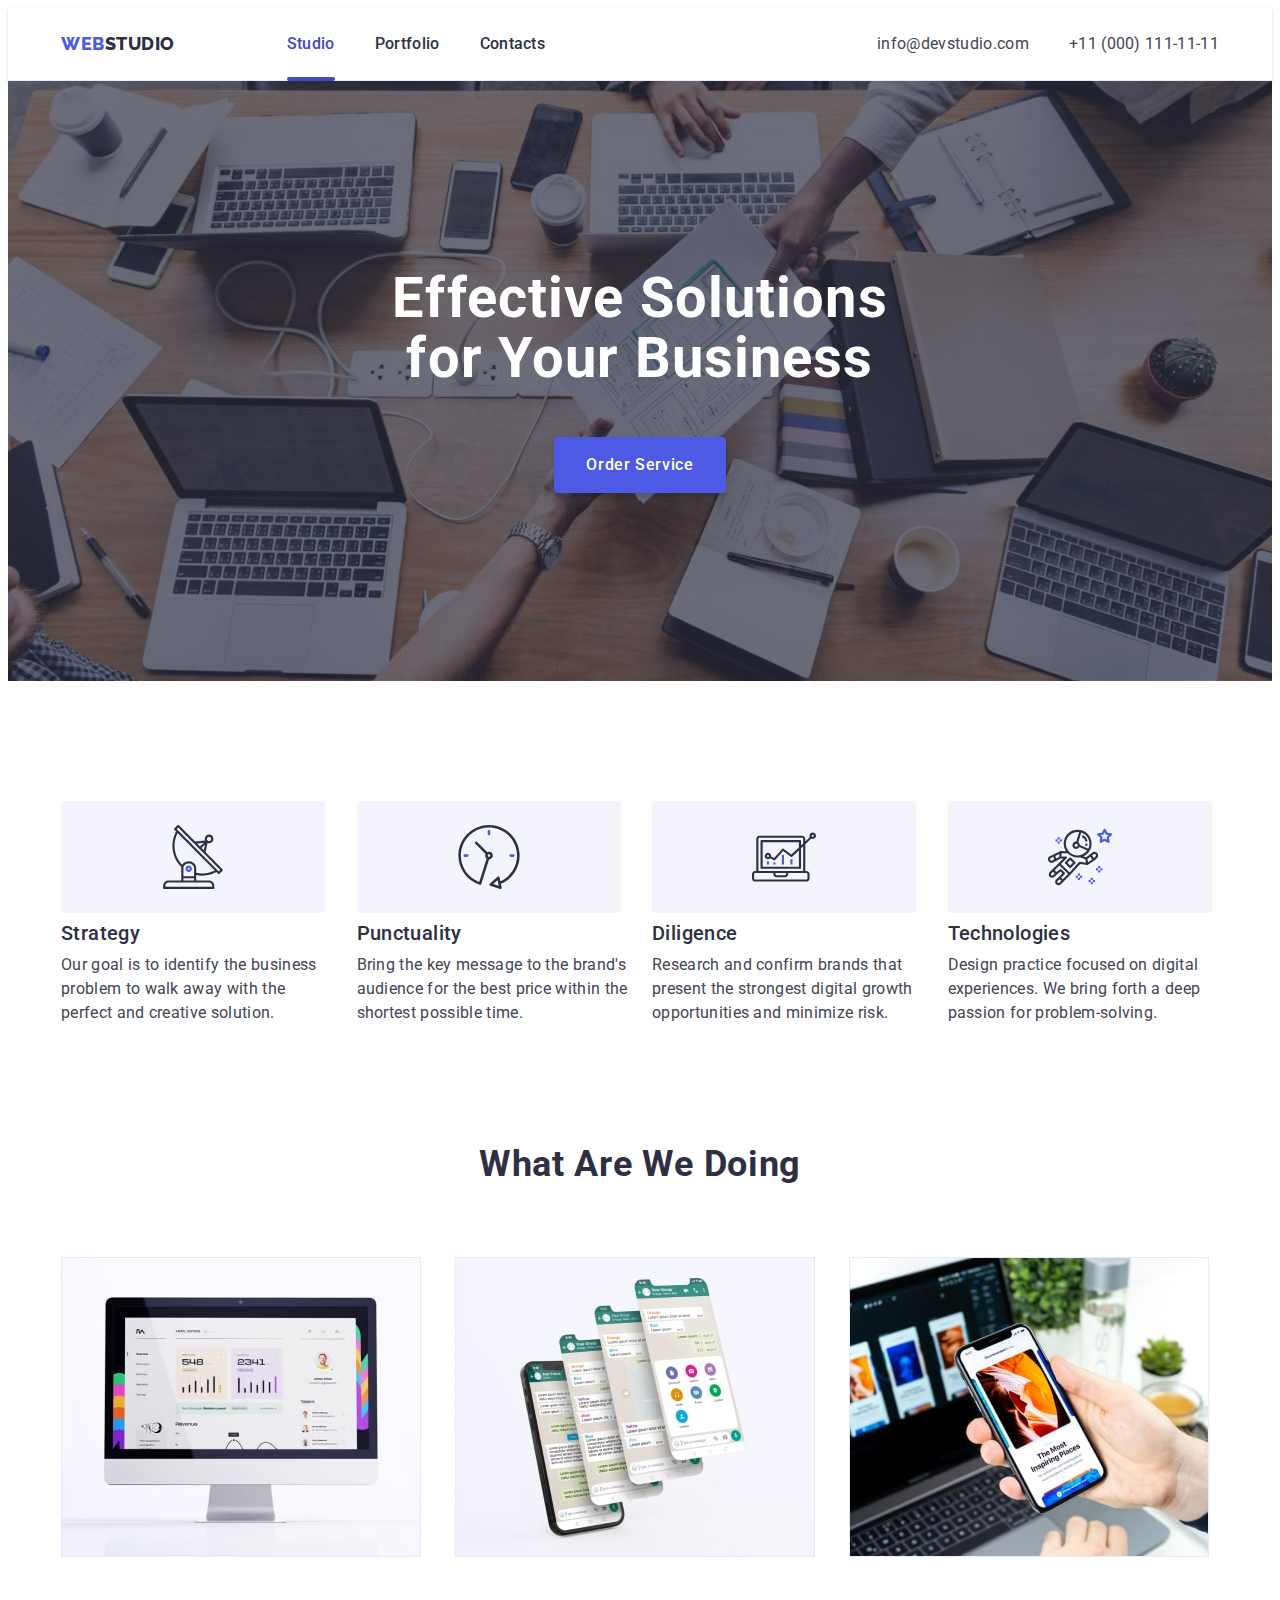
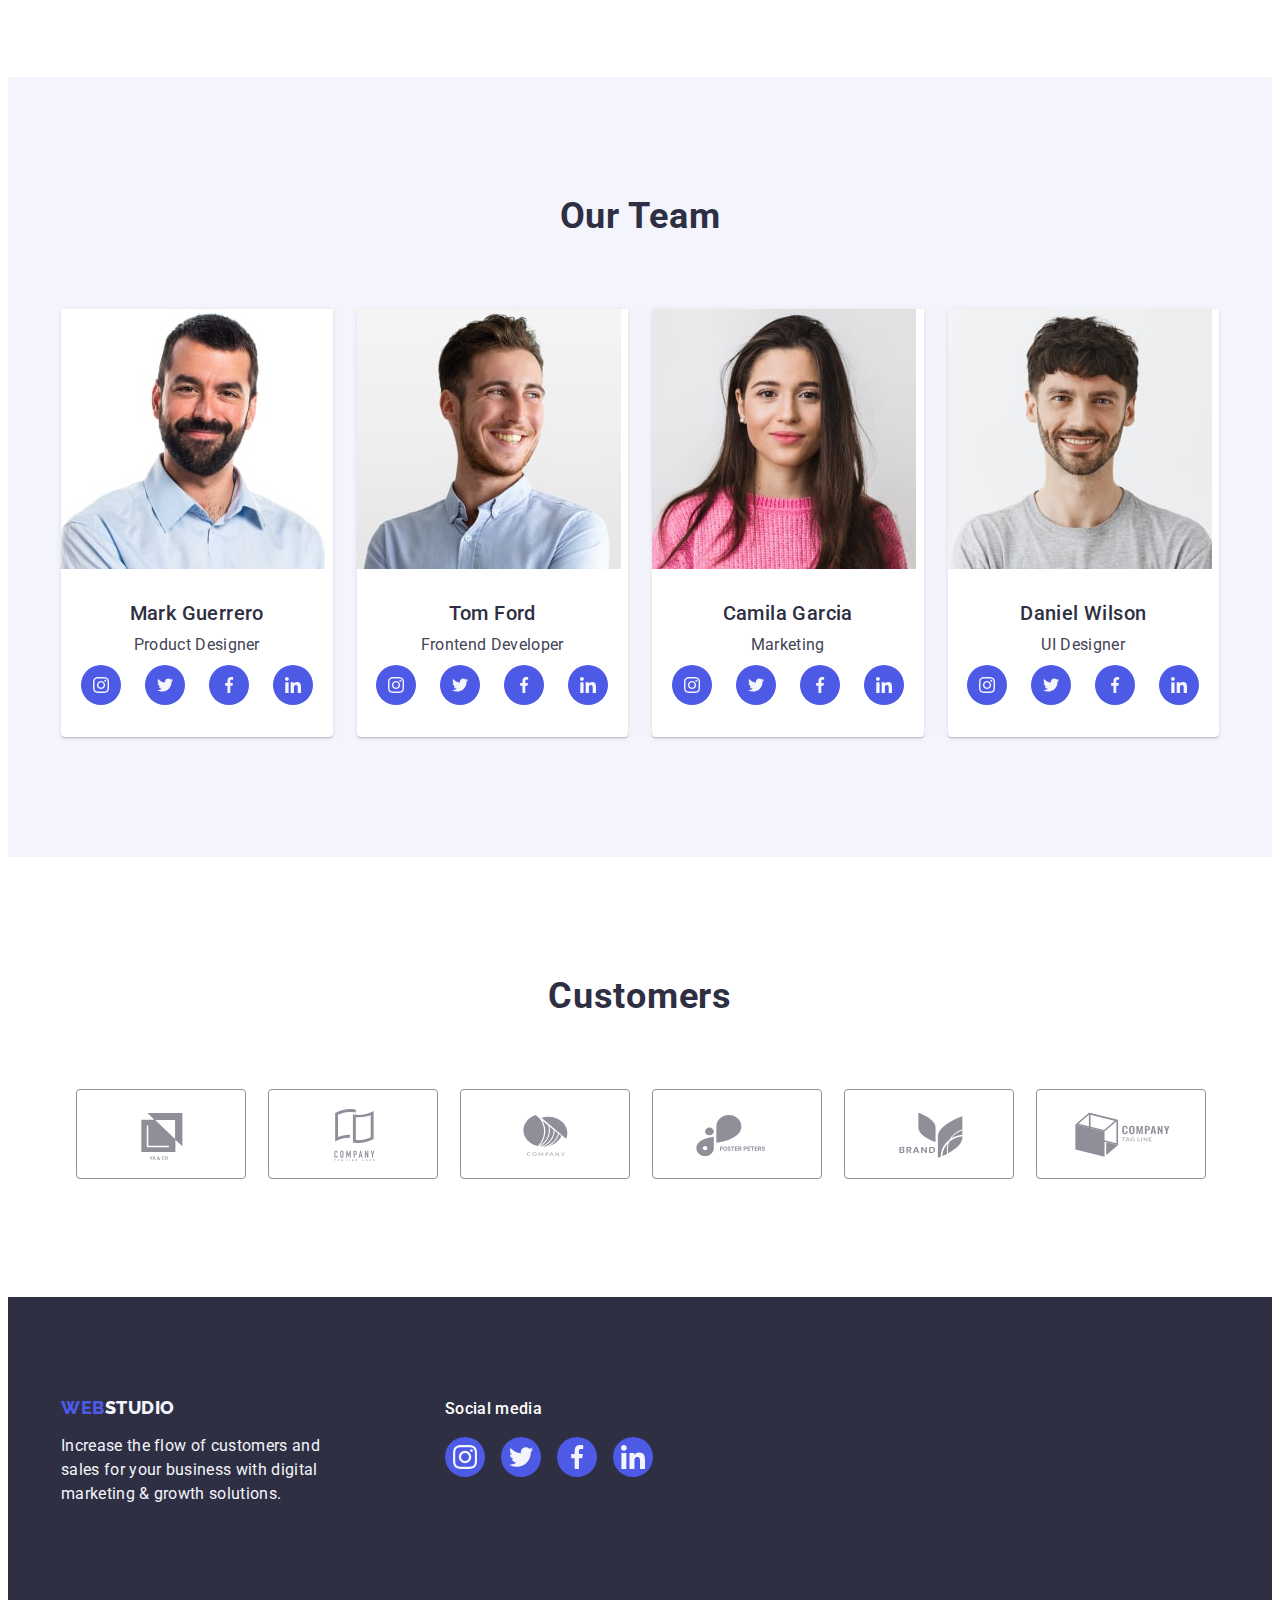
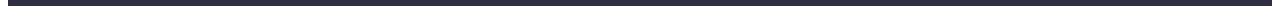
<file: index.html>
<!DOCTYPE html>
<html lang="en">
  <head>
    <meta charset="UTF-8" />
    <meta name="viewport" content="width=device-width, initial-scale=1.0" />
    <title>Web Studio</title>
    <link rel="preconnect" href="https://fonts.googleapis.com" />
    <link rel="preconnect" href="https://fonts.gstatic.com" crossorigin />
    <link
      href="https://fonts.googleapis.com/css2?family=Raleway:wght@800&family=Roboto:wght@400;500;700&display=swap"
      rel="stylesheet"
    />
    <link
      rel="stylesheet"
      href="https://cdnjs.cloudflare.com/ajax/libs/modern-normalize/2.0.0/modern-normalize.min.css"
      integrity="sha512-4xo8blKMVCiXpTaLzQSLSw3KFOVPWhm/TRtuPVc4WG6kUgjH6J03IBuG7JZPkcWMxJ5huwaBpOpnwYElP/m6wg=="
      crossorigin="anonymous"
      referrerpolicy="no-referrer"
    />
    <link rel="stylesheet" href="./css/styles.css" />
  </head>
  <body>
    <header class="header">
      <div class="container header-container">
        <nav class="header-navigation">
          <a href="./index.html" class="header-logo link"
            >Web<span class="header-logo-accent">Studio</span></a
          >
          <ul class="header-list list">
            <li class="header-menu-item">
              <a class="header-menu-link link current" href="./index.html"
                >Studio</a
              >
            </li>
            <li class="header-menu-item">
              <a class="header-menu-link link" href="./portfolio.html"
                >Portfolio</a
              >
            </li>
            <li class="header-menu-item">
              <a class="header-menu-link link" href="">Contacts</a>
            </li>
          </ul>
        </nav>
        <address class="header-contacts">
          <ul class="header-contacts-list list">
            <li class="header-contacts-mail">
              <a
                class="header-address-link link"
                href="mailto:info@devstudio.com"
                >info@devstudio.com</a
              >
            </li>
            <li class="header-contacts-phone">
              <a class="header-address-link link" href="tel:+110001111111"
                >+11 (000) 111-11-11</a
              >
            </li>
          </ul>
        </address>
      </div>
    </header>
    <main>
      <section class="main-section">
        <div class="container main-section-container">
          <h1 class="main-section-title">
            Effective Solutions<br />
            for Your Business
          </h1>
          <button type="button" class="main-section-button" data-modal-open>
            Order Service
          </button>
        </div>
      </section>
      <section class="advantages">
        <div class="container advantages-container">
          <h2 class="visually-hidden">Advantages</h2>
          <ul class="advantages-list list">
            <li class="advantages-item">
              <div class="advantages-icon-section">
                <svg class="advantages-icon" width="64" height="64">
                  <use href="./images/icons.svg#icon-antenna"></use>
                </svg>
              </div>
              <h3 class="advantages-subtitle">Strategy</h3>
              <p class="advantages-item-text">
                Our goal is to identify the business problem to walk away with
                the perfect and creative solution.
              </p>
            </li>
            <li class="advantages-item">
              <div class="advantages-icon-section">
                <svg class="advantages-icon" width="64" height="64">
                  <use href="./images/icons.svg#icon-clock"></use>
                </svg>
              </div>
              <h3 class="advantages-subtitle">Punctuality</h3>
              <p class="advantages-item-text">
                Bring the key message to the brand's audience for the best price
                within the shortest possible time.
              </p>
            </li>
            <li class="advantages-item">
              <div class="advantages-icon-section">
                <svg class="advantages-icon" width="64" height="64">
                  <use href="./images/icons.svg#icon-diagram"></use>
                </svg>
              </div>
              <h3 class="advantages-subtitle">Diligence</h3>
              <p class="advantages-item-text">
                Research and confirm brands that present the strongest digital
                growth opportunities and minimize risk.
              </p>
            </li>
            <li class="advantages-item">
              <div class="advantages-icon-section">
                <svg class="advantages-icon" width="64" height="64">
                  <use href="./images/icons.svg#icon-astronaut"></use>
                </svg>
              </div>
              <h3 class="advantages-subtitle">Technologies</h3>
              <p class="advantages-item-text">
                Design practice focused on digital experiences. We bring forth a
                deep passion for problem-solving.
              </p>
            </li>
          </ul>
        </div>
      </section>
      <section class="products">
        <div class="container products-container">
          <h2 class="products-title">What are we doing</h2>
          <ul class="products-list list">
            <li class="products-list-item">
              <img
                class="products-list-img"
                src="./images/websites.jpg"
                alt="Websites"
                width="360"
                height="300"
              />
            </li>
            <li class="products-list-item">
              <img
                class="products-list-img"
                src="./images/messenger-bots.jpg"
                alt="Messenger bots"
                width="360"
                height="300"
              />
            </li>
            <li class="products-list-item">
              <img
                class="products-list-img"
                src="./images/applications.jpg"
                alt="applications"
                width="360"
                height="300"
              />
            </li>
          </ul>
        </div>
      </section>
      <section class="team">
        <div class="container team-container">
          <h2 class="team-title">Our Team</h2>
          <ul class="team-list list">
            <li class="team-list-item">
              <img
                class="team-list-photo"
                src="./images/mark-guerrero.jpg"
                alt="Mark Guerrero photo"
                width="264"
                height="260"
              />
              <div class="team-member-container">
                <h3 class="team-list-name">Mark Guerrero</h3>
                <p class="team-list-position">Product Designer</p>
                <ul class="team-socials-list list">
                  <li class="team-socials-item">
                    <a class="team-socials-link link" href="">
                      <svg class="team-socials-icon" width="16" height="16">
                        <use href="./images/icons.svg#icon-instagram"></use>
                      </svg>
                    </a>
                  </li>
                  <li class="team-socials-item">
                    <a class="team-socials-link link" href="">
                      <svg class="team-socials-icon" width="16" height="16">
                        <use href="./images/icons.svg#icon-twitter"></use>
                      </svg>
                    </a>
                  </li>
                  <li class="team-socials-item">
                    <a class="team-socials-link link" href="">
                      <svg class="team-socials-icon" width="16" height="16">
                        <use href="./images/icons.svg#icon-facebook"></use>
                      </svg>
                    </a>
                  </li>
                  <li class="team-socials-item">
                    <a class="team-socials-link link" href="">
                      <svg class="team-socials-icon" width="16" height="16">
                        <use href="./images/icons.svg#icon-linkedin"></use>
                      </svg>
                    </a>
                  </li>
                </ul>
              </div>
            </li>
            <li class="team-list-item">
              <img
                class="team-list-photo"
                src="./images/tom-ford.jpg"
                alt="Tom Ford photo"
                width="264"
                height="260"
              />
              <div class="team-member-container">
                <h3 class="team-list-name">Tom Ford</h3>
                <p class="team-list-position">Frontend Developer</p>
                <ul class="team-socials-list list">
                  <li class="team-socials-item">
                    <a class="team-socials-link link" href="">
                      <svg class="team-socials-icon" width="16" height="16">
                        <use href="./images/icons.svg#icon-instagram"></use>
                      </svg>
                    </a>
                  </li>
                  <li class="team-socials-item">
                    <a class="team-socials-link link" href="">
                      <svg class="team-socials-icon" width="16" height="16">
                        <use href="./images/icons.svg#icon-twitter"></use>
                      </svg>
                    </a>
                  </li>
                  <li class="team-socials-item">
                    <a class="team-socials-link link" href="">
                      <svg class="team-socials-icon" width="16" height="16">
                        <use href="./images/icons.svg#icon-facebook"></use>
                      </svg>
                    </a>
                  </li>
                  <li class="team-socials-item">
                    <a class="team-socials-link link" href="">
                      <svg class="team-socials-icon" width="16" height="16">
                        <use href="./images/icons.svg#icon-linkedin"></use>
                      </svg>
                    </a>
                  </li>
                </ul>
              </div>
            </li>
            <li class="team-list-item">
              <img
                class="team-list-photo"
                src="./images/camila-garcia.jpg"
                alt="Camila Garcia photo"
                width="264"
                height="260"
              />
              <div class="team-member-container">
                <h3 class="team-list-name">Camila Garcia</h3>
                <p class="team-list-position">Marketing</p>
                <ul class="team-socials-list list">
                  <li class="team-socials-item">
                    <a class="team-socials-link link" href="">
                      <svg class="team-socials-icon" width="16" height="16">
                        <use href="./images/icons.svg#icon-instagram"></use>
                      </svg>
                    </a>
                  </li>
                  <li class="team-socials-item">
                    <a class="team-socials-link link" href="">
                      <svg class="team-socials-icon" width="16" height="16">
                        <use href="./images/icons.svg#icon-twitter"></use>
                      </svg>
                    </a>
                  </li>
                  <li class="team-socials-item">
                    <a class="team-socials-link link" href="">
                      <svg class="team-socials-icon" width="16" height="16">
                        <use href="./images/icons.svg#icon-facebook"></use>
                      </svg>
                    </a>
                  </li>
                  <li class="team-socials-item">
                    <a class="team-socials-link link" href="">
                      <svg class="team-socials-icon" width="16" height="16">
                        <use href="./images/icons.svg#icon-linkedin"></use>
                      </svg>
                    </a>
                  </li>
                </ul>
              </div>
            </li>
            <li class="team-list-item">
              <img
                class="team-list-photo"
                src="./images/daniel-wilson.jpg"
                alt="Daniel Wilson photo"
                width="264"
                height="260"
              />
              <div class="team-member-container">
                <h3 class="team-list-name">Daniel Wilson</h3>
                <p class="team-list-position">UI Designer</p>
                <ul class="team-socials-list list">
                  <li class="team-socials-item">
                    <a class="team-socials-link link" href="">
                      <svg class="team-socials-icon" width="16" height="16">
                        <use href="./images/icons.svg#icon-instagram"></use>
                      </svg>
                    </a>
                  </li>
                  <li class="team-socials-item">
                    <a class="team-socials-link link" href="">
                      <svg class="team-socials-icon" width="16" height="16">
                        <use href="./images/icons.svg#icon-twitter"></use>
                      </svg>
                    </a>
                  </li>
                  <li class="team-socials-item">
                    <a class="team-socials-link link" href="">
                      <svg class="team-socials-icon" width="16" height="16">
                        <use href="./images/icons.svg#icon-facebook"></use>
                      </svg>
                    </a>
                  </li>
                  <li class="team-socials-item">
                    <a class="team-socials-link link" href="">
                      <svg class="team-socials-icon" width="16" height="16">
                        <use href="./images/icons.svg#icon-linkedin"></use>
                      </svg>
                    </a>
                  </li>
                </ul>
              </div>
            </li>
          </ul>
        </div>
      </section>
      <section class="customers">
        <div class="container customers-container">
          <h2 class="customers-title">Customers</h2>
          <ul class="customers-list list">
            <li class="customers-list-item">
              <a class="customers-list-link" href="">
                <svg class="customers-list-icon" width="104" height="56">
                  <use href="./images/icons.svg#icon-customer1"></use>
                </svg>
              </a>
            </li>
            <li class="customers-list-item">
              <a class="customers-list-link" href="">
                <svg class="customers-list-icon" width="104" height="56">
                  <use href="./images/icons.svg#icon-customer2"></use>
                </svg>
              </a>
            </li>
            <li class="customers-list-item">
              <a class="customers-list-link" href="">
                <svg class="customers-list-icon" width="104" height="56">
                  <use href="./images/icons.svg#icon-customer3"></use>
                </svg>
              </a>
            </li>
            <li class="customers-list-item">
              <a class="customers-list-link" href="">
                <svg class="customers-list-icon" width="104" height="56">
                  <use href="./images/icons.svg#icon-customer4"></use>
                </svg>
              </a>
            </li>
            <li class="customers-list-item">
              <a class="customers-list-link" href="">
                <svg class="customers-list-icon" width="104" height="56">
                  <use href="./images/icons.svg#icon-customer5"></use>
                </svg>
              </a>
            </li>
            <li class="customers-list-item">
              <a class="customers-list-link" href="">
                <svg class="customers-list-icon" width="104" height="56">
                  <use href="./images/icons.svg#icon-customer6"></use>
                </svg>
              </a>
            </li>
          </ul>
        </div>
      </section>
    </main>
    <footer class="footer">
      <div class="footer-container container">
        <div class="footer-main-info">
          <a class="footer-logo link" href="./index.html"
            >Web<span class="footer-logo-accent">Studio</span></a
          >
          <p class="footer-text">
            Increase the flow of customers and sales for your business with
            digital marketing & growth solutions.
          </p>
        </div>
        <div class="footer-socials">
          <p class="footer-socials-title">Social media</p>
          <ul class="footer-socials-list list">
            <li class="footer-socials-item">
              <a class="footer-socials-link link" href="">
                <svg class="footer-socials-icon" width="24" height="24">
                  <use href="./images/icons.svg#icon-instagram"></use>
                </svg>
              </a>
            </li>
            <li class="footer-socials-item">
              <a class="footer-socials-link link" href="">
                <svg class="footer-socials-icon" width="24" height="24">
                  <use href="./images/icons.svg#icon-twitter"></use>
                </svg>
              </a>
            </li>
            <li class="footer-socials-item">
              <a class="footer-socials-link link" href="">
                <svg class="footer-socials-icon" width="24" height="24">
                  <use href="./images/icons.svg#icon-facebook"></use>
                </svg>
              </a>
            </li>
            <li class="footer-socials-item">
              <a class="footer-socials-link link" href="">
                <svg class="footer-socials-icon" width="24" height="24">
                  <use href="./images/icons.svg#icon-linkedin"></use>
                </svg>
              </a>
            </li>
          </ul>
        </div>
      </div>
    </footer>
    <div class="backdrop is-hidden" data-modal>
      <div class="modal">
        <button type="button" class="modal-close-btn" data-modal-close>
          <svg class="modal-icon" width="8" height="8">
            <use href="./images/icons.svg#icon-close"></use>
          </svg>
        </button>
      </div>
    </div>
    <script src="./js/modal.js"></script>
  </body>
</html>
</file>
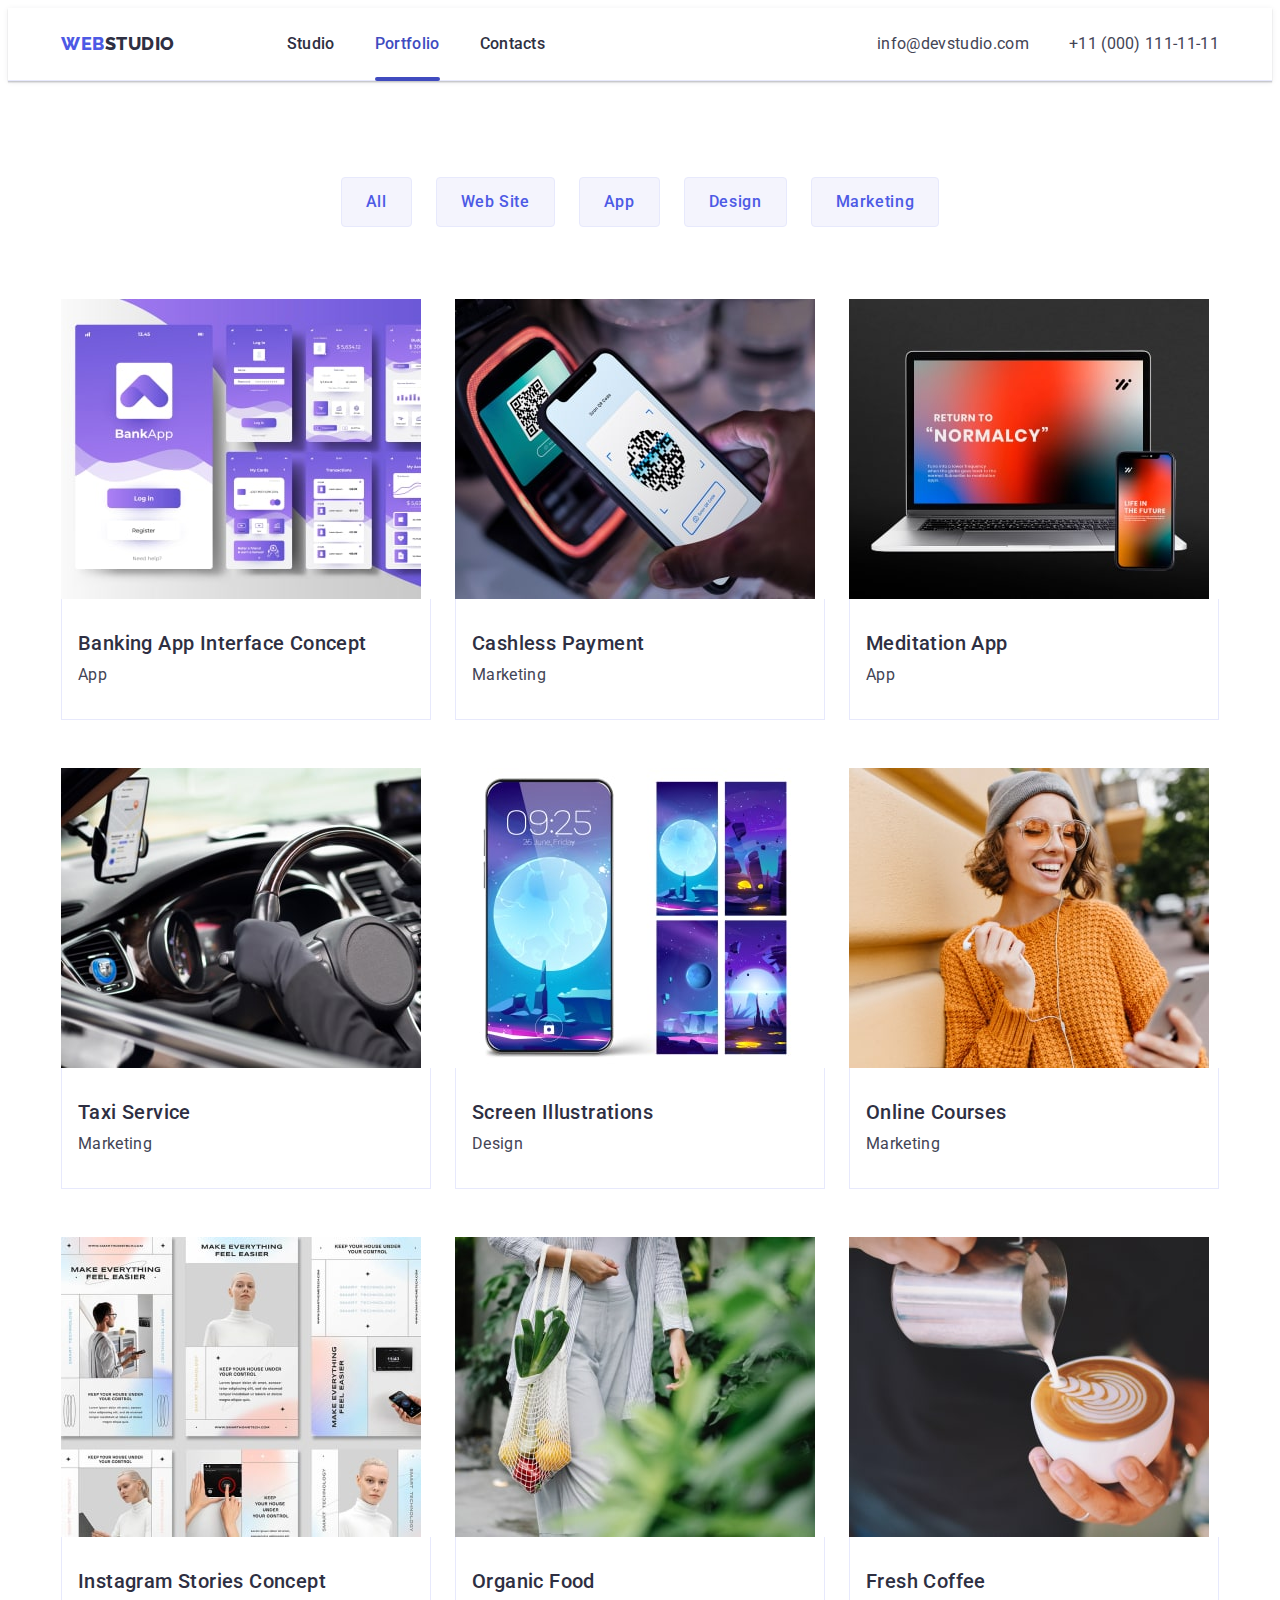
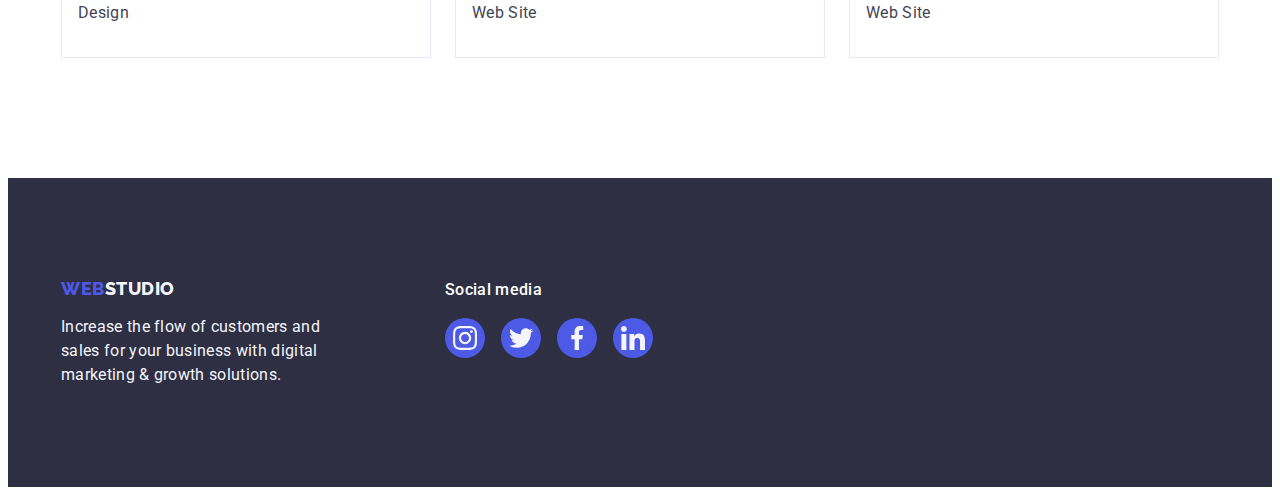
<file: portfolio.html>
<!DOCTYPE html>
<html lang="en">
  <head>
    <meta charset="UTF-8" />
    <meta name="viewport" content="width=device-width, initial-scale=1.0" />
    <title>Portfolio</title>
    <link rel="preconnect" href="https://fonts.googleapis.com" />
    <link rel="preconnect" href="https://fonts.gstatic.com" crossorigin />
    <link
      href="https://fonts.googleapis.com/css2?family=Raleway:wght@800&family=Roboto:wght@400;500;700&display=swap"
      rel="stylesheet"
    />
    <link
      rel="stylesheet"
      href="https://cdnjs.cloudflare.com/ajax/libs/modern-normalize/2.0.0/modern-normalize.min.css"
      integrity="sha512-4xo8blKMVCiXpTaLzQSLSw3KFOVPWhm/TRtuPVc4WG6kUgjH6J03IBuG7JZPkcWMxJ5huwaBpOpnwYElP/m6wg=="
      crossorigin="anonymous"
      referrerpolicy="no-referrer"
    />
    <link rel="stylesheet" href="./css/styles.css" />
  </head>
  <body>
    <header class="header">
      <div class="container header-container">
        <nav class="header-navigation">
          <a href="./index.html" class="header-logo link"
            >Web<span class="header-logo-accent">Studio</span></a
          >
          <ul class="header-list list">
            <li class="header-menu-item">
              <a class="header-menu-link link" href="./index.html">Studio</a>
            </li>
            <li class="header-menu-item">
              <a class="header-menu-link link current" href="./portfolio.html"
                >Portfolio</a
              >
            </li>
            <li class="header-menu-item">
              <a class="header-menu-link link" href="">Contacts</a>
            </li>
          </ul>
        </nav>
        <address class="header-contacts">
          <ul class="header-contacts-list list">
            <li class="header-contacts-mail">
              <a
                class="header-address-link link"
                href="mailto:info@devstudio.com"
                >info@devstudio.com</a
              >
            </li>
            <li class="header-contacts-phone">
              <a class="header-address-link link" href="tel:+110001111111"
                >+11 (000) 111-11-11</a
              >
            </li>
          </ul>
        </address>
      </div>
    </header>
    <main>
      <section class="portfolio-projects-filters">
        <div class="container">
          <h1 class="visually-hidden">Projects of Web Studio</h1>
          <ul class="portfolio-filters-list list">
            <li>
              <button type="button" class="portfolio-filter-btn">All</button>
            </li>
            <li>
              <button type="button" class="portfolio-filter-btn">
                Web Site
              </button>
            </li>
            <li>
              <button type="button" class="portfolio-filter-btn">App</button>
            </li>
            <li>
              <button type="button" class="portfolio-filter-btn">Design</button>
            </li>
            <li>
              <button type="button" class="portfolio-filter-btn">
                Marketing
              </button>
            </li>
          </ul>
          <ul class="portfolio-projects-list list">
            <li class="portfolio-project-item">
              <a href="" class="portfolio-project-link link">
                <div class="portfolio-image-container">
                  <img
                    class="portfolio-project-img"
                    src="./images/banking-app.jpg"
                    alt="Banking App Concept"
                    width="360"
                    height="300"
                  />
                  <p class="portfolio-cover-text">
                    14 Stylish and User-Friendly App Design Concepts · Task
                    Manager App · Calorie Tracker App · Exotic Fruit Ecommerce
                    App · Cloud Storage App
                  </p>
                </div>
                <div class="project-name-container">
                  <h2 class="portfolio-project-subtitle">
                    Banking App Interface Concept
                  </h2>
                  <p class="portfolio-project-type">App</p>
                </div>
              </a>
            </li>
            <li class="portfolio-project-item">
              <a href="" class="portfolio-project-link link">
                <div class="portfolio-image-container">
                  <img
                    class="portfolio-project-img"
                    src="./images/cashless-payment.jpg"
                    alt="Cashles Payment Image"
                    width="360"
                    height="300"
                  />
                  <p class="portfolio-cover-text">
                    14 Stylish and User-Friendly App Design Concepts · Task
                    Manager App · Calorie Tracker App · Exotic Fruit Ecommerce
                    App · Cloud Storage App
                  </p>
                </div>
                <div class="project-name-container">
                  <h2 class="portfolio-project-subtitle">Cashless Payment</h2>
                  <p class="portfolio-project-type">Marketing</p>
                </div>
              </a>
            </li>
            <li class="portfolio-project-item">
              <a href="" class="portfolio-project-link link">
                <div class="portfolio-image-container">
                  <img
                    class="portfolio-project-img"
                    src="./images/meditation-app.jpg"
                    alt="Meditation App Concept"
                    width="360"
                    height="300"
                  />
                  <p class="portfolio-cover-text">
                    14 Stylish and User-Friendly App Design Concepts · Task
                    Manager App · Calorie Tracker App · Exotic Fruit Ecommerce
                    App · Cloud Storage App
                  </p>
                </div>
                <div class="project-name-container">
                  <h2 class="portfolio-project-subtitle">Meditation App</h2>
                  <p class="portfolio-project-type">App</p>
                </div>
              </a>
            </li>
            <li class="portfolio-project-item">
              <a href="" class="portfolio-project-link link">
                <div class="portfolio-image-container">
                  <img
                    class="portfolio-project-img"
                    src="./images/taxi-service.jpg"
                    alt="Taxi Image"
                    width="360"
                    height="300"
                  />
                  <p class="portfolio-cover-text">
                    14 Stylish and User-Friendly App Design Concepts · Task
                    Manager App · Calorie Tracker App · Exotic Fruit Ecommerce
                    App · Cloud Storage App
                  </p>
                </div>
                <div class="project-name-container">
                  <h2 class="portfolio-project-subtitle">Taxi Service</h2>
                  <p class="portfolio-project-type">Marketing</p>
                </div>
              </a>
            </li>
            <li class="portfolio-project-item">
              <a href="" class="portfolio-project-link link">
                <div class="portfolio-image-container">
                  <img
                    class="portfolio-project-img"
                    src="./images/screen-illustrations.jpg"
                    alt="Screen Illustration"
                    width="360"
                    height="300"
                  />
                  <p class="portfolio-cover-text">
                    14 Stylish and User-Friendly App Design Concepts · Task
                    Manager App · Calorie Tracker App · Exotic Fruit Ecommerce
                    App · Cloud Storage App
                  </p>
                </div>
                <div class="project-name-container">
                  <h2 class="portfolio-project-subtitle">
                    Screen Illustrations
                  </h2>
                  <p class="portfolio-project-type">Design</p>
                </div>
              </a>
            </li>
            <li class="portfolio-project-item">
              <a href="" class="portfolio-project-link link">
                <div class="portfolio-image-container">
                  <img
                    class="portfolio-project-img"
                    src="./images/online-courses.jpg"
                    alt="Women with Phone Photo"
                    width="360"
                    height="300"
                  />
                  <p class="portfolio-cover-text">
                    14 Stylish and User-Friendly App Design Concepts · Task
                    Manager App · Calorie Tracker App · Exotic Fruit Ecommerce
                    App · Cloud Storage App
                  </p>
                </div>
                <div class="project-name-container">
                  <h2 class="portfolio-project-subtitle">Online Courses</h2>
                  <p class="portfolio-project-type">Marketing</p>
                </div>
              </a>
            </li>
            <li class="portfolio-project-item">
              <a href="" class="portfolio-project-link link">
                <div class="portfolio-image-container">
                  <img
                    class="portfolio-project-img"
                    src="./images/insta-stories-content.jpg"
                    alt="Instagram Stories Content Illustration"
                    width="360"
                    height="300"
                  />
                  <p class="portfolio-cover-text">
                    14 Stylish and User-Friendly App Design Concepts · Task
                    Manager App · Calorie Tracker App · Exotic Fruit Ecommerce
                    App · Cloud Storage App
                  </p>
                </div>
                <div class="project-name-container">
                  <h2 class="portfolio-project-subtitle">
                    Instagram Stories Concept
                  </h2>
                  <p class="portfolio-project-type">Design</p>
                </div>
              </a>
            </li>
            <li class="portfolio-project-item">
              <a href="" class="portfolio-project-link link">
                <div class="portfolio-image-container">
                  <img
                    class="portfolio-project-img"
                    src="./images/organic-food.jpg"
                    alt="Women With Organic Food Photo"
                    width="360"
                    height="300"
                  />
                  <p class="portfolio-cover-text">
                    14 Stylish and User-Friendly App Design Concepts · Task
                    Manager App · Calorie Tracker App · Exotic Fruit Ecommerce
                    App · Cloud Storage App
                  </p>
                </div>
                <div class="project-name-container">
                  <h2 class="portfolio-project-subtitle">Organic Food</h2>
                  <p class="portfolio-project-type">Web Site</p>
                </div>
              </a>
            </li>
            <li class="portfolio-project-item">
              <a href="" class="portfolio-project-link link">
                <div class="portfolio-image-container">
                  <img
                    class="portfolio-project-img"
                    src="./images/fresh-coffee.jpg"
                    alt="Coffee Photo"
                    width="360"
                    height="300"
                  />
                  <p class="portfolio-cover-text">
                    14 Stylish and User-Friendly App Design Concepts · Task
                    Manager App · Calorie Tracker App · Exotic Fruit Ecommerce
                    App · Cloud Storage App
                  </p>
                </div>
                <div class="project-name-container">
                  <h2 class="portfolio-project-subtitle">Fresh Coffee</h2>
                  <p class="portfolio-project-type">Web Site</p>
                </div>
              </a>
            </li>
          </ul>
        </div>
      </section>
    </main>
    <footer class="footer">
      <div class="footer-container container">
        <div class="footer-main-info">
          <a class="footer-logo link" href="./index.html"
            >Web<span class="footer-logo-accent">Studio</span></a
          >
          <p class="footer-text">
            Increase the flow of customers and sales for your business with
            digital marketing & growth solutions.
          </p>
        </div>
        <div class="footer-socials">
          <p class="footer-socials-title">Social media</p>
          <ul class="footer-socials-list list">
            <li class="footer-socials-item">
              <a class="footer-socials-link link" href="">
                <svg class="footer-socials-icon" width="24" height="24">
                  <use href="./images/icons.svg#icon-instagram"></use>
                </svg>
              </a>
            </li>
            <li class="footer-socials-item">
              <a class="footer-socials-link link" href="">
                <svg class="footer-socials-icon" width="24" height="24">
                  <use href="./images/icons.svg#icon-twitter"></use>
                </svg>
              </a>
            </li>
            <li class="footer-socials-item">
              <a class="footer-socials-link link" href="">
                <svg class="footer-socials-icon" width="24" height="24">
                  <use href="./images/icons.svg#icon-facebook"></use>
                </svg>
              </a>
            </li>
            <li class="footer-socials-item">
              <a class="footer-socials-link link" href="">
                <svg class="footer-socials-icon" width="24" height="24">
                  <use href="./images/icons.svg#icon-linkedin"></use>
                </svg>
              </a>
            </li>
          </ul>
        </div>
      </div>
    </footer>
  </body>
</html>
</file>
<file: css/styles.css>
:root {
  --primary-brand-color: #4d5ae5;
  --presed-state-color: #404bbf;
  --succes-color: #31d0aa;
  --dark-text-color: #2e2f42;
  --primary-text-color: #434455;
  --accent-color: #e7e9fc;
  --primary-white-color: #fff;
  --light-mode-color: #f4f4fd;
  --helper-text-color: #8e8f99;
  --modal-background-color: #fcfcfc;
  --overlay-color: #2e2f42;
}

p,
h1,
h2,
h3,
h4,
h5,
h6 {
  margin-top: 0;
  margin-bottom: 0;
}

ul,
ol {
  margin-top: 0;
  margin-bottom: 0;
  padding-left: 0;
}

img {
  display: block;
}

body {
  font-family: "Roboto", sans-serif;
  color: #434455;
  background-color: #fff;
}

button {
  margin-bottom: 0;
}

.container {
  width: 100%;
  max-width: 1158px;
  padding-left: 15px;
  padding-right: 15px;
  margin: 0 auto;
}

.link {
  text-decoration: none;
}

.list {
  list-style: none;
}

/*----- HEADER -----*/

.header {
  border-bottom: 1px solid var(--accent-color);
  box-shadow: 0px 1px 6px 0px rgba(46, 47, 66, 0.08),
    0px 1px 1px 0px rgba(46, 47, 66, 0.16),
    0px 2px 1px 0px rgba(46, 47, 66, 0.08);
}

.header-navigation {
  display: flex;
  flex-grow: 1;
  justify-content: space-between;
  align-items: center;
}

.header-container {
  display: flex;
  align-items: center;
  gap: 332px;
}

.header-list {
  display: flex;
  gap: 40px;
}

.header-logo {
  color: var(--primary-brand-color);
  font-size: 18px;
  font-family: "Raleway", sans-serif;
  font-weight: 800;
  line-height: 1.17;
  letter-spacing: 0.03em;
  text-transform: uppercase;
  margin-right: 76px;
}

.header-logo-accent {
  color: var(--dark-text-color);
}

.header-menu-item {
  color: var(--dark-text-color);
  line-height: 1.5;
  letter-spacing: 0.02em;
  font-weight: 500;
}

.header-menu-link {
  color: var(--dark-text-color);
  padding: 24px 0;
  display: block;
  transition: color 250ms cubic-bezier(0.4, 0, 0.2, 1);
}

.header-menu-link:hover,
.header-menu-link:focus,
.header-menu-link:active {
  color: var(--presed-state-color);
}

.current {
  position: relative;
  color: var(--presed-state-color);
}

.current::after {
  content: "";
  position: absolute;
  bottom: -1px;
  left: 0;
  width: 100%;
  height: 4px;
  border-radius: 2px;
  background-color: var(--presed-state-color);
}

.header-contacts {
  font-style: normal;
}

.header-contacts-list {
  display: flex;
  gap: 40px;
}

.header-contacts-mail,
.header-contacts-phone {
  color: var(--primary-text-color);
  font-size: 16px;
  line-height: 1.5;
  letter-spacing: 0.02em;
  font-style: normal;
}

.header-address-link {
  color: var(--primary-text-color);
  transition: color 250ms cubic-bezier(0.4, 0, 0.2, 1);
}

.header-address-link:hover,
.header-address-link:focus {
  color: var(--presed-state-color);
}

/*----- MAIN SECTION -----*/

.main-section {
  background-color: var(--dark-text-color);
  padding: 188px 0;
  background-image: linear-gradient(
      rgba(46, 47, 66, 0.7),
      rgba(46, 47, 66, 0.7)
    ),
    url("../images/main-section-background.jpg");
  background-repeat: no-repeat;
  background-position: center;
  background-size: cover;
  max-width: 1440px;
  margin: 0 auto;
}

.main-section-title {
  color: var(--primary-white-color);
  text-align: center;
  font-size: 56px;
  font-weight: 700;
  line-height: 1.07;
  letter-spacing: 0.02em;
  flex-shrink: 0;
  max-width: 496px;
  margin: 0 auto;
  margin-bottom: 48px;
}

.main-section-button {
  color: var(--primary-white-color);
  font-family: inherit;
  font-size: 16px;
  font-weight: 500;
  line-height: 1.5;
  letter-spacing: 0.04em;
  background-color: var(--primary-brand-color);
  padding: 16px 32px;
  cursor: pointer;
  border-radius: 4px;
  border: none;
  display: block;
  margin: 0 auto;
  min-width: 169px;
  box-shadow: 0px 4px 4px 0px rgba(0, 0, 0, 0.15);
  transition: background-color 250ms cubic-bezier(0.4, 0, 0.2, 1);
}

.main-section-button:hover,
.main-section-button:focus {
  background: var(--presed-state-color);
}

/*----- ADVANTAGES -----*/

.advantages {
  padding: 120px 0;
}

.visually-hidden {
  position: absolute;
  width: 1px;
  height: 1px;
  margin: -1px;
  border: 0;
  padding: 0;
  white-space: nowrap;
  clip-path: inset(100%);
  clip: rect(0 0 0 0);
  overflow: hidden;
}

.advantages-list {
  display: flex;
  justify-content: center;
  gap: 24px;
}

.advantages-item {
  width: calc((100% - 24px * 3) / 4);
}

.advantages-icon-section {
  display: flex;
  justify-content: center;
  align-items: center;
  height: 112px;
  width: 264px;
  background-color: var(--light-mode-color);
  border-radius: 4px;
  margin-bottom: 8px;
}

.advantages-subtitle {
  color: var(--dark-text-color);
  font-size: 20px;
  font-weight: 500;
  line-height: 1.2;
  letter-spacing: 0.02em;
  margin-bottom: 8px;
}
.advantages-item-text {
  color: var(--primary-text-color);
  font-size: 16px;
  line-height: 1.5;
  letter-spacing: 0.02em;
}

/*----- PRODUCTS -----*/

.products {
  padding-bottom: 120px;
}

.products-title {
  color: var(--dark-text-color);
  font-size: 36px;
  font-weight: 700;
  line-height: 1.11;
  letter-spacing: 0.02em;
  text-transform: capitalize;
  text-align: center;
  margin: 0 auto;
  margin-bottom: 72px;
}

.products-list {
  display: flex;
  justify-content: center;
  gap: 24px;
}

.products-list-item {
  width: calc((100% - 24px * 2) / 3);
}

/*----- TEAM -----*/

.team {
  background: var(--light-mode-color);
  padding: 120px 0;
}

.team-title {
  color: var(--dark-text-color);
  font-size: 36px;
  font-weight: 700;
  line-height: 1.11;
  letter-spacing: 0.02em;
  text-transform: capitalize;
  text-align: center;
  margin-bottom: 72px;
}

.team-list {
  display: flex;
  gap: 24px;
}

.team-list-item {
  background-color: var(--primary-white-color);
  width: calc((100% - 24px * 3) / 4);
  border-radius: 0px 0px 4px 4px;
  box-shadow: 0px 2px 1px 0px rgba(46, 47, 66, 0.08),
    0px 1px 1px 0px rgba(46, 47, 66, 0.16),
    0px 1px 6px 0px rgba(46, 47, 66, 0.08);
}

.team-member-container {
  padding: 32px 0;
}

.team-list-name {
  color: var(--dark-text-color);
  font-size: 20px;
  font-weight: 500;
  line-height: 1.2;
  letter-spacing: 0.02em;
  margin-bottom: 8px;
  text-align: center;
}

.team-list-position {
  color: var(--primary-text-color);
  font-size: 16px;
  line-height: 1.5;
  letter-spacing: 0.02em;
  text-align: center;
  margin-bottom: 8px;
}

.team-socials-list {
  display: flex;
  justify-content: center;
  gap: 24px;
}

.team-socials-item {
  width: 40px;
  height: 40px;
}

.team-socials-link:hover,
.team-socials-link:focus {
  background-color: var(--presed-state-color);
}

.team-socials-link {
  background-color: var(--primary-brand-color);
  width: 100%;
  height: 100%;
  display: flex;
  align-items: center;
  justify-content: center;
  border-radius: 50%;
  transition: background-color 250ms cubic-bezier(0.4, 0, 0.2, 1);
}

.team-socials-icon {
  fill: var(--light-mode-color);
}

/*----- Customers -----*/

.customers {
  background: var(--primary-white-color);
  padding: 120px 0;
  width: 100%;
}

.customers-title {
  color: var(--dark-text-color);
  font-size: 36px;
  font-weight: 700;
  line-height: 1.11;
  letter-spacing: 0.02em;
  text-transform: capitalize;
  text-align: center;
  margin-bottom: 72px;
}

.customers-list {
  display: flex;
  justify-content: center;
  gap: 24px;
}

.customers-list-item {
  width: 168px;
  height: 88px;
  cursor: pointer;
}

.customers-list-link:hover,
.customers-list-link:focus {
  border-color: var(--presed-state-color);
  color: var(--presed-state-color);
}

.customers-list-link {
  width: 100%;
  height: 100%;
  display: flex;
  align-items: center;
  justify-content: center;
  border-radius: 4px;
  color: var(--helper-text-color);
  border: 1px solid var(--helper-text-color);
  transition: border-color 250ms cubic-bezier(0.4, 0, 0.2, 1),
    color 250ms cubic-bezier(0.4, 0, 0.2, 1);
}

.customers-list-icon {
  fill: currentColor;
}

/*----- FOOTER -----*/

.footer {
  background-color: var(--dark-text-color);
  padding: 100px 0;
}

.footer-container {
  display: flex;
  align-items: baseline;
}

.footer-main-info {
  margin-right: 120px;
}

.footer-logo {
  color: var(--primary-brand-color);
  font-size: 18px;
  font-family: "Raleway", sans-serif;
  font-weight: 800;
  line-height: 1.17;
  letter-spacing: 0.03em;
  text-transform: uppercase;
  display: inline-block;
  margin-bottom: 16px;
}

.footer-logo-accent {
  color: var(--light-mode-color);
}

.footer-text {
  color: var(--light-mode-color);
  font-size: 16px;
  line-height: 1.5;
  letter-spacing: 0.02em;
  max-width: 264px;
}

.footer-socials-title {
  color: var(--primary-white-color);
  font-size: 16px;
  font-weight: 500;
  line-height: 1.5;
  letter-spacing: 0.02em;
  margin-bottom: 16px;
}

.footer-socials-list {
  display: flex;
  gap: 16px;
}

.footer-socials-item {
  width: 40px;
  height: 40px;
}

.footer-socials-link:hover,
.footer-socials-link:focus {
  background-color: var(--succes-color);
}

.footer-socials-link {
  background-color: var(--primary-brand-color);
  width: 100%;
  height: 100%;
  display: flex;
  align-items: center;
  justify-content: center;
  border-radius: 50%;
  transition: background-color 250ms cubic-bezier(0.4, 0, 0.2, 1);
}

.footer-socials-icon {
  fill: var(--light-mode-color);
}

/*----- PORTFOLIO FILTERS -----*/

.portfolio-projects-filters {
  padding-top: 96px;
  padding-bottom: 120px;
}

.portfolio-filters-list {
  display: flex;
  justify-content: center;
  gap: 24px;
  margin-bottom: 72px;
}

.portfolio-filter-btn {
  border: 1px solid var(--accent-color);
  background: var(--light-mode-color);
  cursor: pointer;
  color: var(--primary-brand-color);
  text-align: center;
  font-size: 16px;
  font-family: "Roboto", sans-serif;
  font-weight: 500;
  line-height: 1.5;
  letter-spacing: 0.04em;
  padding: 12px 24px;
  border-radius: 4px;
  transition: color 250ms cubic-bezier(0.4, 0, 0.2, 1),
    background-color 250ms cubic-bezier(0.4, 0, 0.2, 1),
    border-color 250ms cubic-bezier(0.4, 0, 0.2, 1),
    box-shadow 250ms cubic-bezier(0.4, 0, 0.2, 1);
}

.portfolio-filter-btn:hover,
.portfolio-filter-btn:focus {
  background-color: var(--presed-state-color);
  color: var(--primary-white-color);
  border: 1px solid transparent;
  box-shadow: 0px 2px 2px 0px rgba(0, 0, 0, 0.12),
    0px 2px 1px 0px rgba(0, 0, 0, 0.08), 0px 3px 1px 0px rgba(0, 0, 0, 0.1);
}

/*----- PORTFOLIO PROJECTS -----*/

.portfolio-projects-list {
  display: flex;
  flex-wrap: wrap;
  column-gap: 24px;
  justify-content: space-between;
  row-gap: 48px;
}

.portfolio-project-item {
  background: var(--primary-white-color);
  width: calc((100% - 24px * 2) / 3);
}

.portfolio-project-link {
  display: block;
  transition: box-shadow 250ms cubic-bezier(0.4, 0, 0.2, 1);
}

.portfolio-image-container {
  position: relative;
  overflow: hidden;
}

.portfolio-project-link:hover .portfolio-cover-text {
  transform: translateY(0);
}

.portfolio-project-link:hover {
  box-shadow: 0px 2px 1px 0px rgba(46, 47, 66, 0.08),
    0px 1px 1px 0px rgba(46, 47, 66, 0.16),
    0px 1px 6px 0px rgba(46, 47, 66, 0.08);
}

.project-name-container {
  padding: 32px 16px;
  border: 1px solid #e7e9fc;
  border-top: none;
}

.portfolio-project-subtitle {
  color: var(--dark-text-color);
  font-size: 20px;
  font-weight: 500;
  line-height: 1.2;
  letter-spacing: 0.02em;
  margin-bottom: 8px;
}

.portfolio-project-type {
  color: var(--primary-text-color);
  font-size: 16px;
  line-height: 1.5;
  letter-spacing: 0.02em;
}

.portfolio-cover-text {
  color: var(--light-mode-color);
  font-size: 16px;
  font-weight: 400;
  line-height: 1.5;
  letter-spacing: 0.02em;
  padding: 40px 32px;
  position: absolute;
  top: 0;
  left: 0;
  background-color: var(--primary-brand-color);
  height: 100%;
  transform: translateY(100%);
  transition: transform 250ms cubic-bezier(0.4, 0, 0.2, 1);
}

/*----- MODAL -----*/
.backdrop {
  width: 100%;
  height: 100%;
  position: fixed;
  top: 0;
  background-color: rgba(46, 47, 66, 0.4);
  transition: opacity 250ms cubic-bezier(0.4, 0, 0.2, 1),
    visibility 250ms cubic-bezier(0.4, 0, 0.2, 1);
}

.modal {
  width: 408px;
  min-height: 584px;
  background-color: var(--modal-background-color);
  border-radius: 4px;
  box-shadow: 0px 1px 1px rgba(0, 0, 0, 0.14), 0px 1px 3px rgba(0, 0, 0, 0.12),
    0px 2px 1px rgba(0, 0, 0, 0.2);
  position: absolute;
  left: 50%;
  top: 50%;
  transform: translate(-50%, -50%) scale(1);
  transition: transform 250ms cubic-bezier(0.4, 0, 0.2, 1);
}

.backdrop.is-hidden .modal {
  transform: translate(-50%, -50%) scale(0);
}

.modal-close-btn {
  padding: 0;
  border: none;
  background-color: rgba(231, 233, 252, 1);
  border: 1px solid rgba(0, 0, 0, 0.103);
  border-radius: 50%;
  height: 24px;
  width: 24px;
  position: absolute;
  top: 24px;
  right: 24px;
  cursor: pointer;
  display: flex;
  justify-content: center;
  align-items: center;
  transition: background-color 250ms cubic-bezier(0.4, 0, 0.2, 1),
    border 250ms cubic-bezier(0.4, 0, 0.2, 1);
}

.modal-icon {
  fill: var(--dark-text-color);
  transition: fill 250ms cubic-bezier(0.4, 0, 0.2, 1);
}

.modal-close-btn:is(:hover, :focus) .modal-icon {
  fill: var(--primary-white-color);
}

.modal-close-btn:is(:hover, :focus) {
  background-color: var(--presed-state-color);
  border: 0px;
}

.is-hidden {
  opacity: 0;
  visibility: hidden;
  pointer-events: none;
}
</file>
